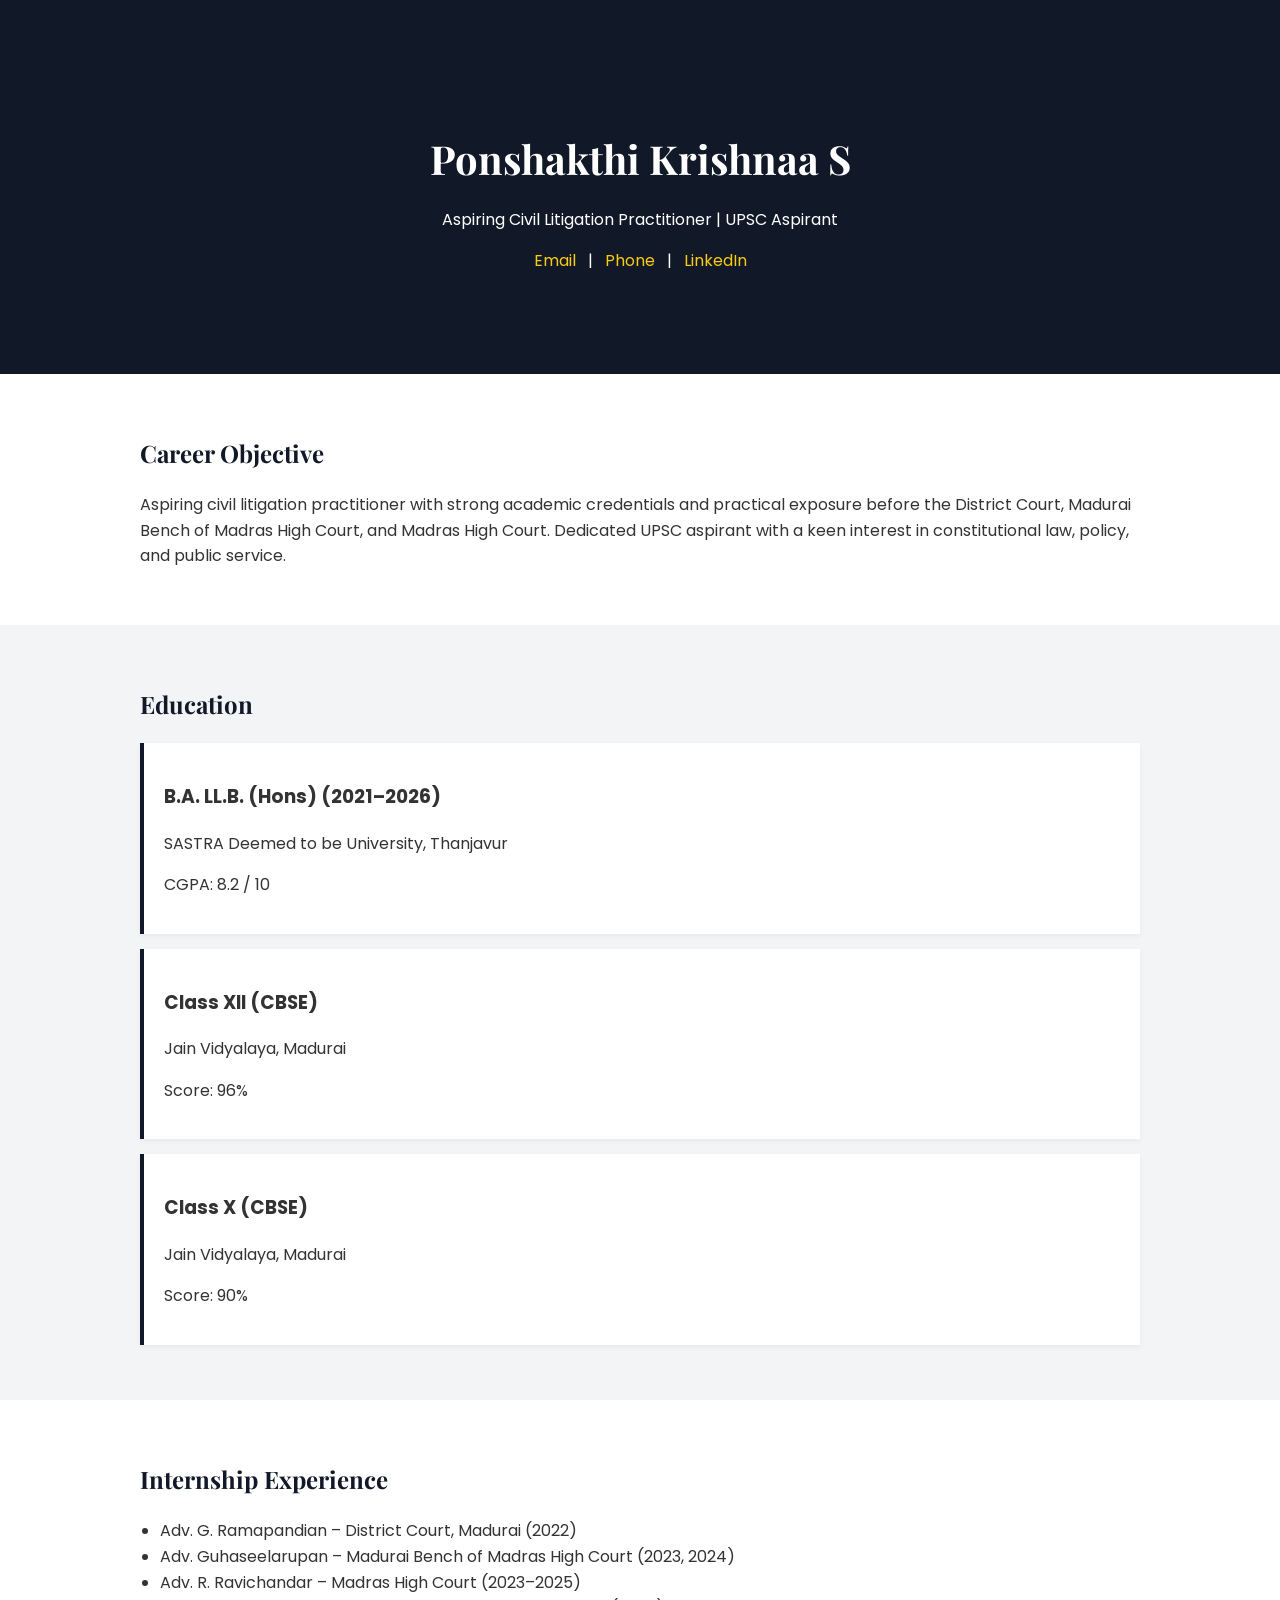
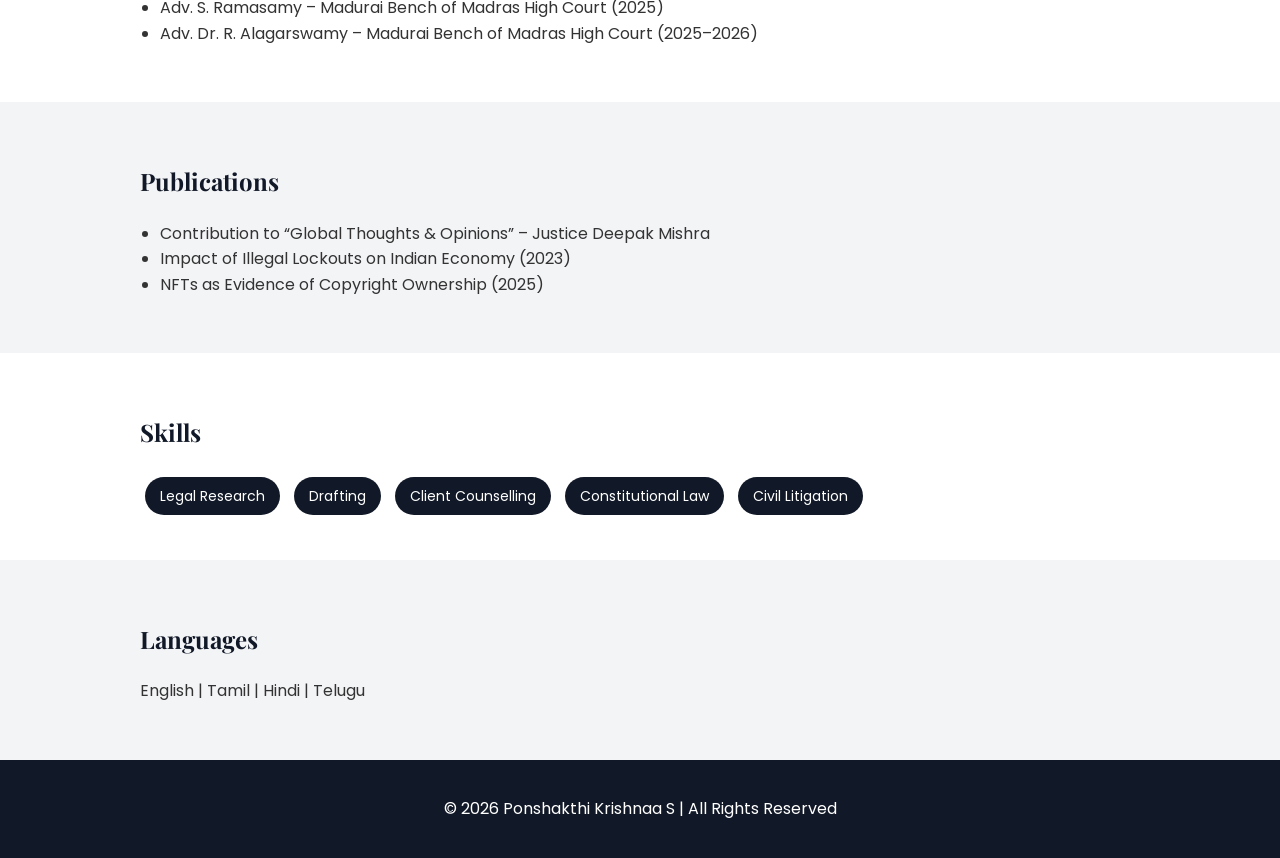
<file: index.html>
<!DOCTYPE html>
<html lang="en">
<head>
    <meta charset="UTF-8">
    <title>Ponshakthi Krishnaa S | Law Student</title>
    <meta name="viewport" content="width=device-width, initial-scale=1.0">
    <link rel="stylesheet" href="style.css">
    <link href="https://fonts.googleapis.com/css2?family=Playfair+Display:wght@600&family=Poppins:wght@300;400;500&display=swap" rel="stylesheet">
</head>
<body>

    <header>
        <div class="container">
            <h1>Ponshakthi Krishnaa S</h1>
            <p>Aspiring Civil Litigation Practitioner | UPSC Aspirant</p>
            <div class="contact">
                <a href="mailto:ponshakthikrishnaa@gmail.com">Email</a>
                <span>|</span>
                <a href="tel:9344805170">Phone</a>
                <span>|</span>
                <a href="#" target="_blank">LinkedIn</a>
            </div>
        </div>
    </header>

    <section>
        <div class="container">
            <h2>Career Objective</h2>
            <p>
                Aspiring civil litigation practitioner with strong academic credentials and practical exposure before the District Court, Madurai Bench of Madras High Court, and Madras High Court. Dedicated UPSC aspirant with a keen interest in constitutional law, policy, and public service.
            </p>
        </div>
    </section>

    <section class="gray">
        <div class="container">
            <h2>Education</h2>
            <div class="card">
                <h3>B.A. LL.B. (Hons) (2021–2026)</h3>
                <p>SASTRA Deemed to be University, Thanjavur</p>
                <p>CGPA: 8.2 / 10</p>
            </div>
            <div class="card">
                <h3>Class XII (CBSE)</h3>
                <p>Jain Vidyalaya, Madurai</p>
                <p>Score: 96%</p>
            </div>
            <div class="card">
                <h3>Class X (CBSE)</h3>
                <p>Jain Vidyalaya, Madurai</p>
                <p>Score: 90%</p>
            </div>
        </div>
    </section>

    <section>
        <div class="container">
            <h2>Internship Experience</h2>
            <ul>
                <li>Adv. G. Ramapandian – District Court, Madurai (2022)</li>
                <li>Adv. Guhaseelarupan – Madurai Bench of Madras High Court (2023, 2024)</li>
                <li>Adv. R. Ravichandar – Madras High Court (2023–2025)</li>
                <li>Adv. S. Ramasamy – Madurai Bench of Madras High Court (2025)</li>
                <li>Adv. Dr. R. Alagarswamy – Madurai Bench of Madras High Court (2025–2026)</li>
            </ul>
        </div>
    </section>

    <section class="gray">
        <div class="container">
            <h2>Publications</h2>
            <ul>
                <li>Contribution to “Global Thoughts & Opinions” – Justice Deepak Mishra</li>
                <li>Impact of Illegal Lockouts on Indian Economy (2023)</li>
                <li>NFTs as Evidence of Copyright Ownership (2025)</li>
            </ul>
        </div>
    </section>

    <section>
        <div class="container">
            <h2>Skills</h2>
            <div class="skills">
                <span>Legal Research</span>
                <span>Drafting</span>
                <span>Client Counselling</span>
                <span>Constitutional Law</span>
                <span>Civil Litigation</span>
            </div>
        </div>
    </section>

    <section class="gray">
        <div class="container">
            <h2>Languages</h2>
            <p>English | Tamil | Hindi | Telugu</p>
        </div>
    </section>

    <footer>
        <p>© 2026 Ponshakthi Krishnaa S | All Rights Reserved</p>
    </footer>

    <script src="script.js"></script>
</body>
</html>
</file>
<file: style.css>
body {
    margin: 0;
    font-family: 'Poppins', sans-serif;
    line-height: 1.6;
    color: #333;
}

header {
    background: #111827;
    color: white;
    text-align: center;
    padding: 60px 20px;
}

header h1 {
    font-family: 'Playfair Display', serif;
    font-size: 40px;
    margin-bottom: 10px;
}

.contact a {
    color: #facc15;
    text-decoration: none;
    margin: 0 8px;
}

.container {
    width: 85%;
    max-width: 1000px;
    margin: auto;
    padding: 40px 0;
}

h2 {
    font-family: 'Playfair Display', serif;
    margin-bottom: 20px;
    color: #111827;
}

.gray {
    background: #f3f4f6;
}

.card {
    background: white;
    padding: 20px;
    margin-bottom: 15px;
    border-left: 4px solid #111827;
    box-shadow: 0 2px 5px rgba(0,0,0,0.05);
}

ul {
    padding-left: 20px;
}

.skills span {
    display: inline-block;
    background: #111827;
    color: white;
    padding: 8px 15px;
    margin: 5px;
    border-radius: 20px;
    font-size: 14px;
}

footer {
    background: #111827;
    color: white;
    text-align: center;
    padding: 20px;
}
</file>
